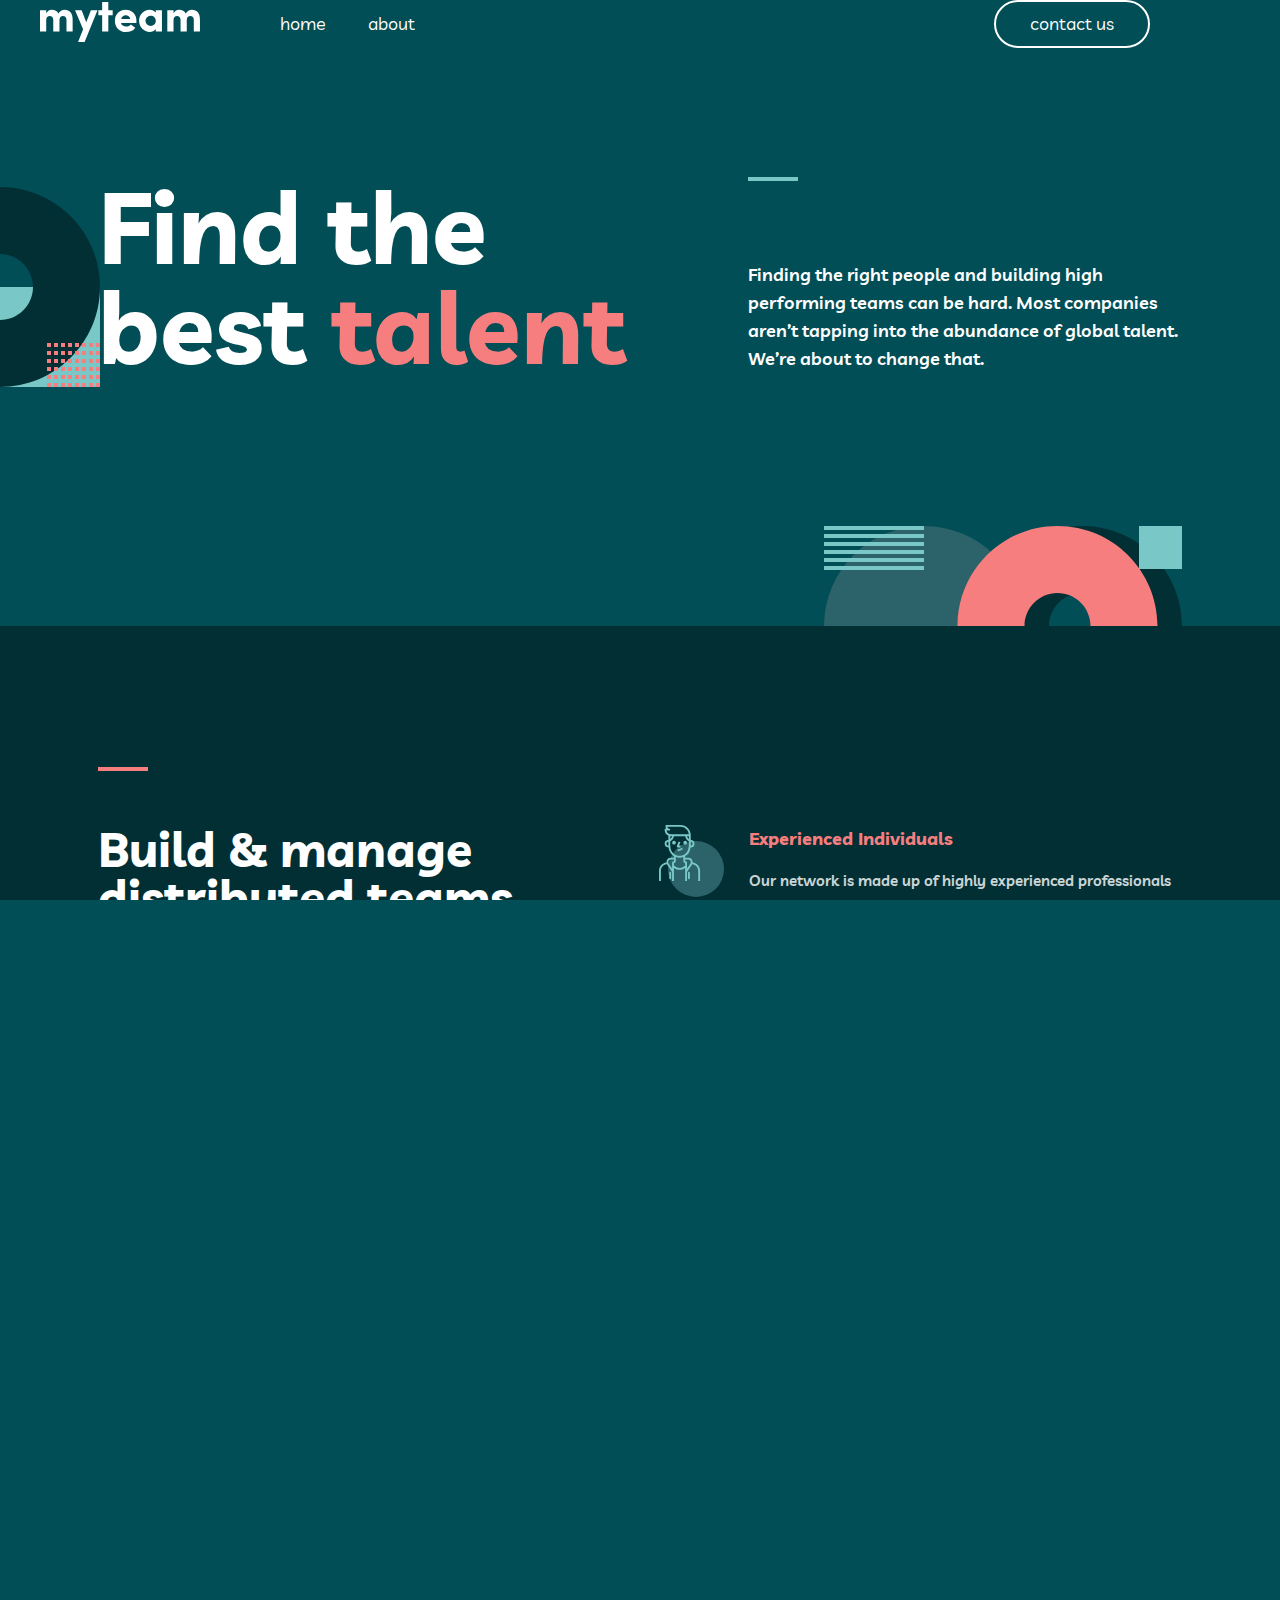
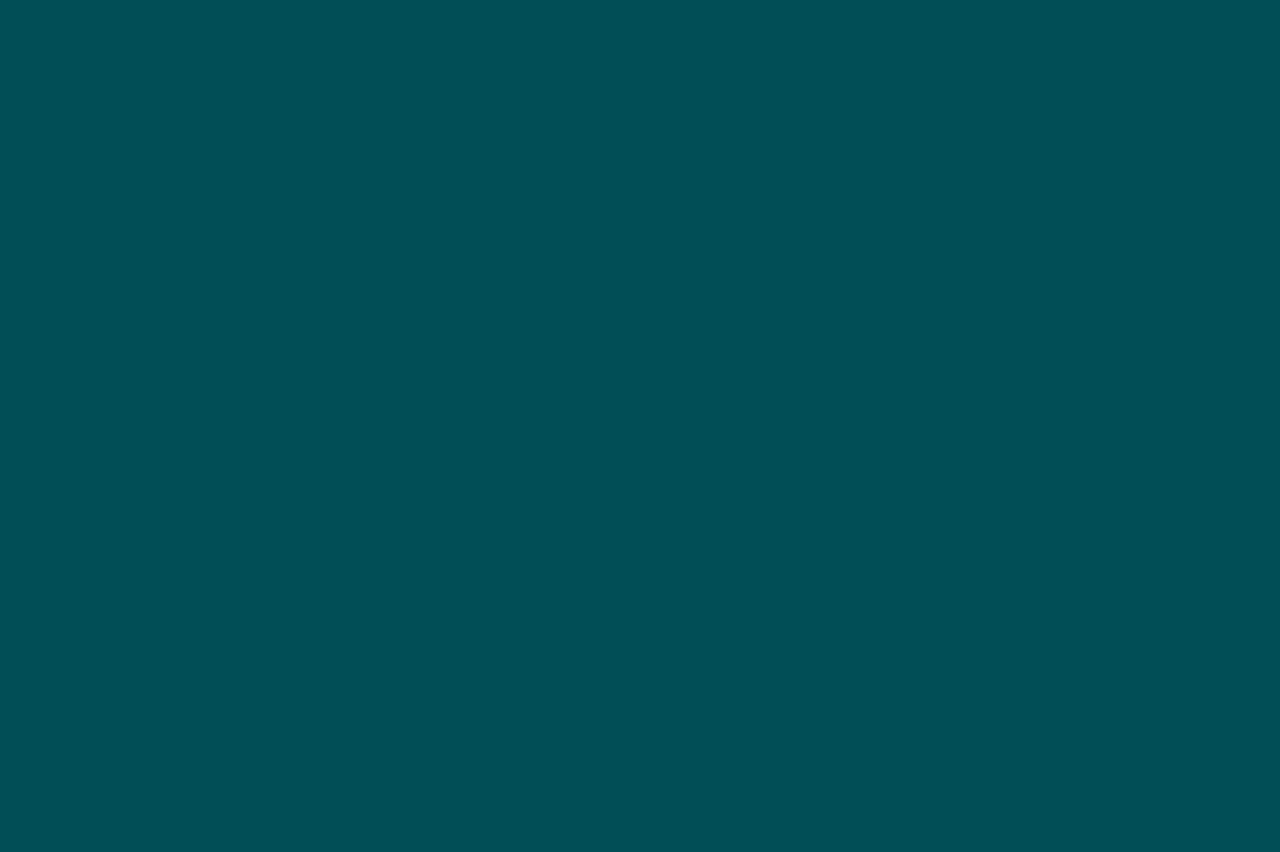
<file: starter-code/index.html>
<!DOCTYPE html>
<html lang="en">
<head>
  <meta charset="UTF-8">
  <meta name="viewport" content="width=device-width, initial-scale=1.0">

  <link rel="icon" type="image/png" sizes="32x32" href="./images/favicon-32x32.png">

  <link href="https://fonts.googleapis.com/css2?family=Livvic:wght@500;600;700&display=swap" rel="stylesheet">

  <link rel="stylesheet" href="scss/normalize.css">
  <link rel="stylesheet" href="scss/reset.local.css">
  <link rel="stylesheet" href="scss/main.css">
  
  <title>Frontend Mentor | myteam website challenge - Homepage</title>
</head>
<body>
  <div class="dim-overlay"></div>
  <header class="container">
    <div class="header-container inner-container-lg">
      <div class="header-inner-container">
        <div class="header-logo-container">
          <a href="index.html"><img class="header-logo" src="images/logo.svg" alt="myteam logo"></a>
          <span class="hamburger" onclick="menuOpen()"></span>
        </div>
        <nav>
          <span class="cross" onclick="menuClose()"></span>
          <ul>
            <div>
              <li><a href="index.html">home</a></li>
              <li><a href="about.html">about</a></li>
            </div>
            <li><a class="btn btn-nav" href="contact.html">contact us</a></li>
          </ul>
        </nav>
      </div>
    </div>
  </header>
  



  <main>

    <div class="landing-container container">
      <div class="inner-container">
        <div class="talent-container">
          <h1>Find the<br /> best <span class="highlight-text">talent</span></h1>
          <p>Finding the right people and building high performing teams can 
            be hard. Most companies aren’t tapping into the abundance of global 
            talent. We’re about to change that.</p>
        </div>
      </div>
    </div>

    <div class="about-container container">
      <div class="inner-container about-inner-container">
        <div class="about-heading-container">
          <h2>Build & manage distributed teams like no one else.</h2>
        </div>
        <div class="about-cards">
          <div class="about-card">
            <img src="images/icon-person.svg" alt="person icon" style="padding: 0 2px 0 5px;">
            <div>
              <h3>Experienced Individuals</h3>
              <p>Our network is made up of highly experienced professionals who are 
                passionate about what they do.</p>
            </div>
          </div>
          <div class="about-card">
            <img src="images/icon-cog.svg" alt="cog icon">
            <div>
              <h3>Easy to Implement</h3>
              <p>Our processes have been refined over years of implementation meaning 
                our teams always deliver.</p>
            </div>
          </div>
          <div class="about-card">
            <img src="images/icon-chart.svg" alt="chart icon">
            <div>
              <h3>Enhanced Productivity</h3>
              <p>Our customized platform with in-built analytics helps you manage your 
                distributed teams.</p>
            </div>

          </div>
        </div>
      </div>
    </div>


    <div class="reviews-main-container container">
      <div class="inner-container">
        <div class="reviews-container">
          <h2>Delivering real results for top companies. Some of our <span>success stories.<span></span></h2>
          <div class="cards-container">
            <div class="review-card">
              <p>“The team perfectly fit the specialized skill set required. They focused 
                on the most essential features helping us launch the platform eight months 
                faster than planned.”</p>
              <h3>Kady Baker</h3>
              <p class="job-title">Product Manager at Bookmark</p>
              <img src="images/avatar-kady.jpg" alt="Kady Baker Avatar">
            </div>
            <div class="review-card">
              <p>“We needed to automate our entire onboarding process. The team came in and 
                built out the whole journey. Since going live, user retention has gone 
                through the roof!”</p>
              <h3>Aiysha Reese</h3>
              <p class="job-title">Founder of Manage</p>
              <img src="images/avatar-aiysha.jpg" alt="Aiysha Reese Avatar">
            </div>
            <div class="review-card">
              <p>“Amazing. Our team helped us build an app that delivered a new experience for 
                hiring a physio. The launch was an instant success with 100k downloads in the 
                first month.”</p>
              <h3>Arthur Clarke</h3>
              <p class="job-title">Co-founder of MyPhysio</p>
              <img src="images/avatar-arthur.jpg" alt="Arthur Clarke Avatar">
            </div>
          </div>
        </div>
      </div>
    </div>


    <div class="start-container container">
      <div class="inner-container start-inner-container">
        <h2>Ready to get started?</h2>
        <a href="contact.html" class="btn btn-primary-dark">contact us</a>
      </div>
    </div>

  </main>






  <footer class="container">
    <div class="footer-main-container inner-container-lg">
      <div class="footer-first-container">
        <div class="nav-container">
          <img src="images/logo.svg" alt="myteam logo">
          <ul class="footer-nav">
            <li><a href="index.html">home</a></li>
            <li><a href="about.html">about</a></li>
          </ul>
        </div>
        <div class="contact-container">
          <address>
            987  Hillcrest Lane<br />
            Irvine, CA<br />
            California 92714
          </address>
          <a href="tel:949-833-7432">Call Us : 949-833-7432</a>
        </div>
      </div>
      <div class="footer-second-container">
        <div class="social-container">
          <a class="facebook" href="#"></a>
          <a class="pinterest" href="#"></a>
          <a class="twitter" href="#"></a>
        </div>
        <div class="copyright-container">
          Copyright 2020. All Rights Reserved
        </div>
      </div>
    </div>
  </footer>

 

   <script src="js/main.js"></script>
  </body>
</html>
</file>
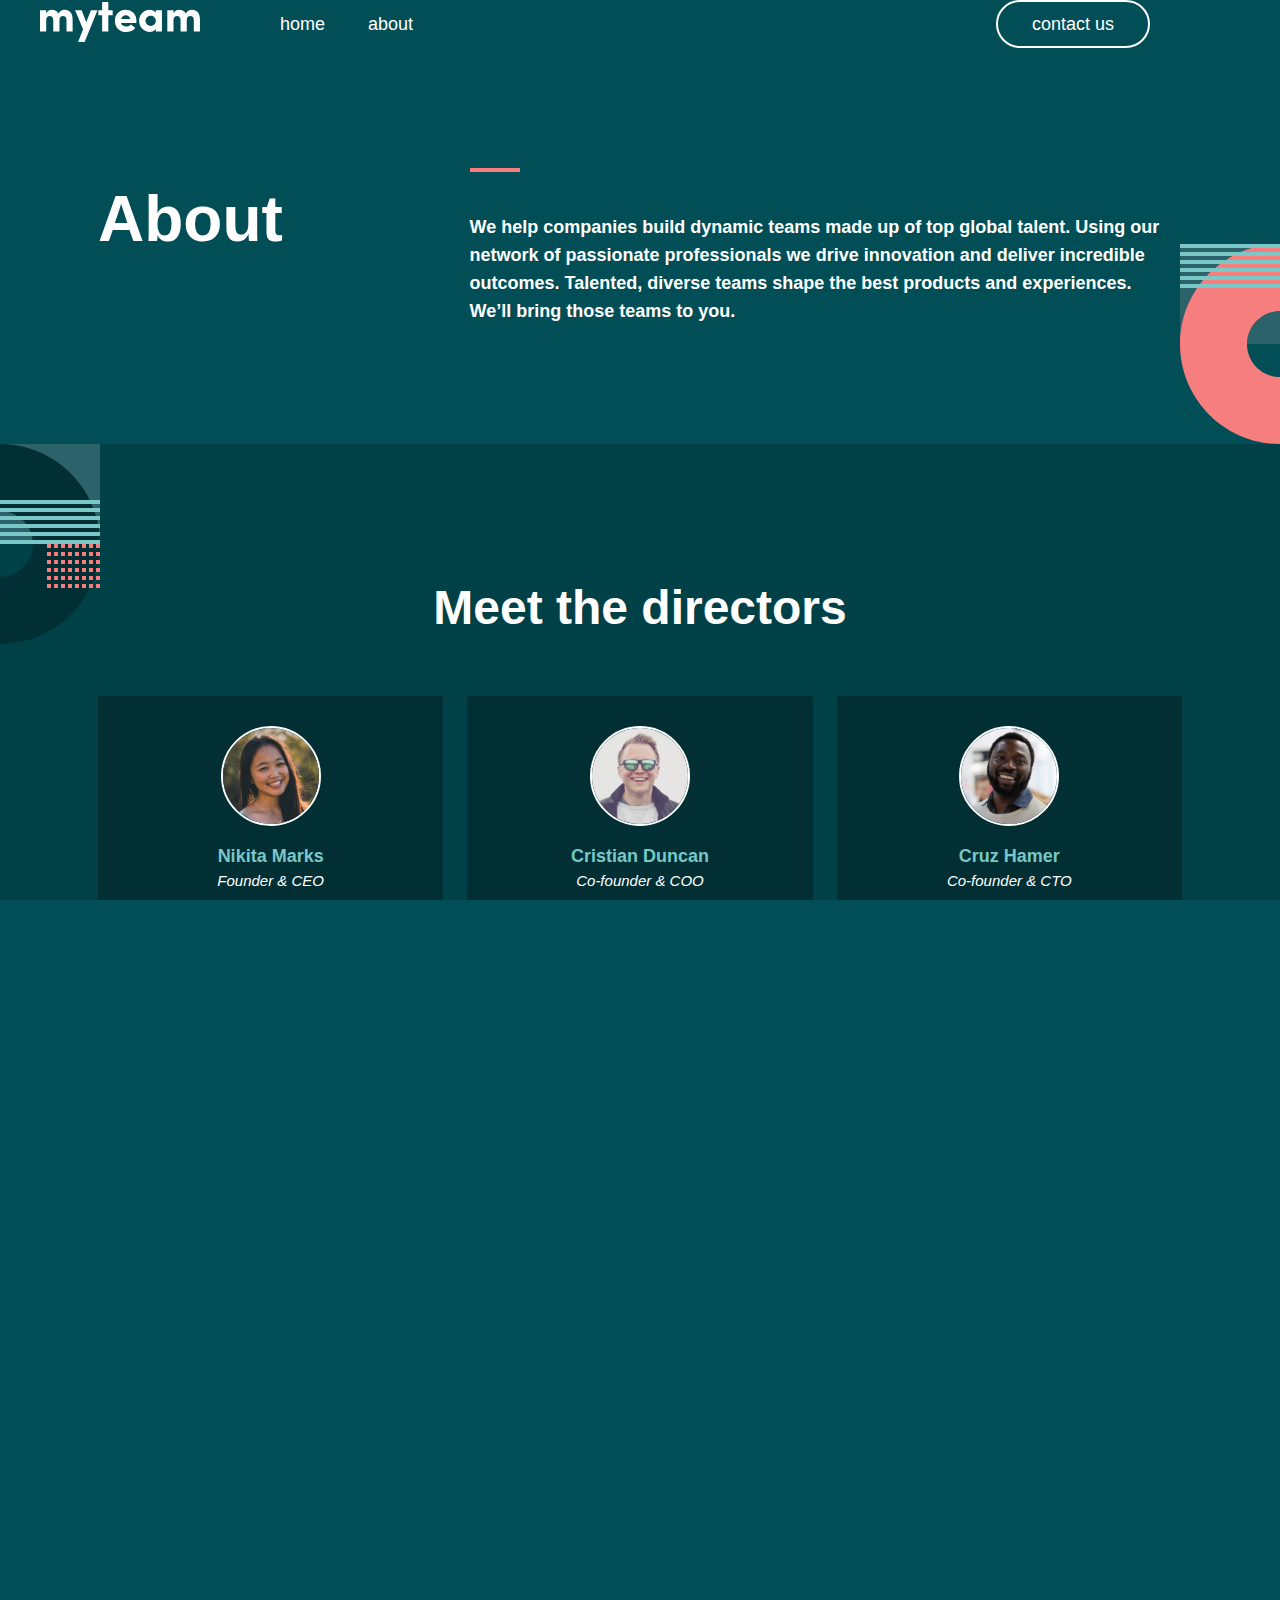
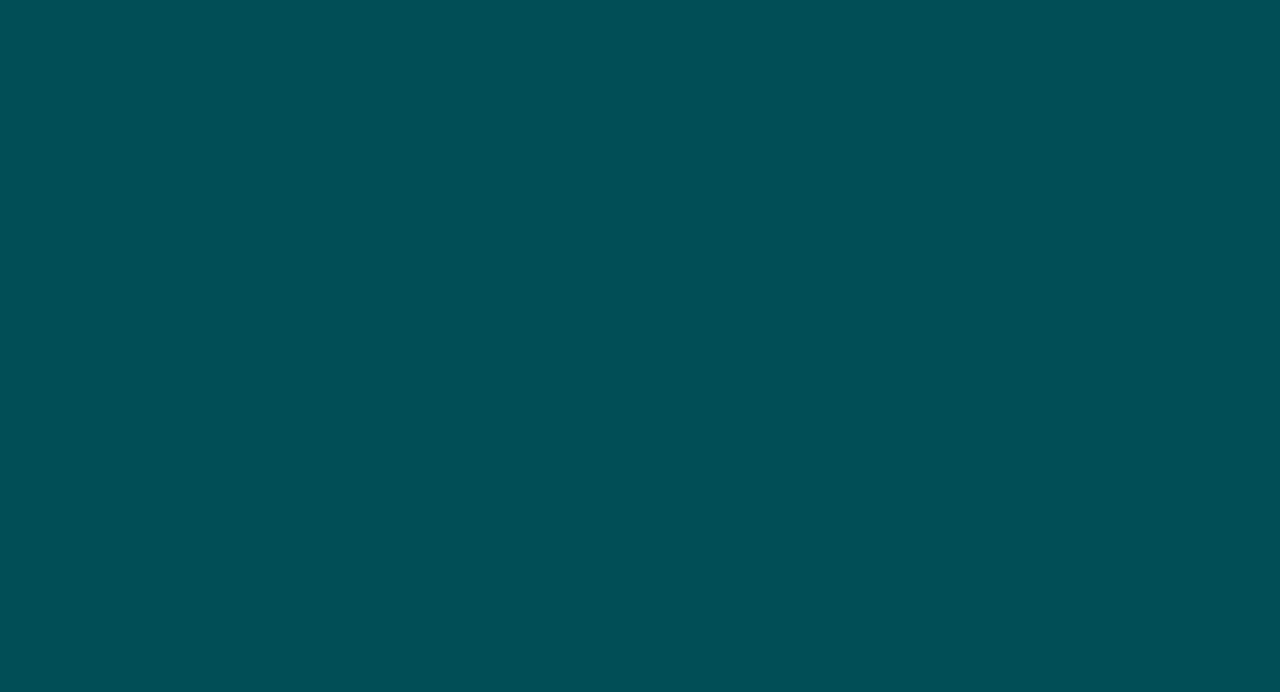
<file: starter-code/about.html>
<!DOCTYPE html>
<html lang="en">
<head>
  <meta charset="UTF-8">
  <meta name="viewport" content="width=device-width, initial-scale=1.0">

  <link rel="icon" type="image/png" sizes="32x32" href="./images/favicon-32x32.png">

  <link rel="stylesheet" href="scss/normalize.css">
  <link rel="stylesheet" href="scss/reset.local.css">
  <link rel="stylesheet" href="scss/main.css">
  
  <title>Frontend Mentor | myteam website challenge - About</title>
</head>
<body>
  <div class="dim-overlay"></div>
  <header class="container">
    <div class="header-container inner-container-lg">
      <div class="header-inner-container">
        <div class="header-logo-container">
          <a href="index.html"><img class="header-logo" src="images/logo.svg" alt="myteam logo"></a>
          <span class="hamburger" onclick="menuOpen()"></span>
        </div>
        <nav>
          <span class="cross" onclick="menuClose()"></span>
          <ul>
            <div>
              <li><a href="index.html">home</a></li>
              <li><a href="about.html">about</a></li>
            </div>
            <li><a class="btn btn-nav" href="contact.html">contact us</a></li>
          </ul>
        </nav>
      </div>
    </div>
  </header>

  <main>
    <div class="about-landing-container container">
      <div class="inner-container">
        <div class="about-content-container">
          <h1>About</h1>
          <p>We help companies build dynamic teams made up of top global talent. 
            Using our network of passionate professionals we drive innovation 
            and deliver incredible outcomes. Talented, diverse teams shape the 
            best products and experiences. We’ll bring those teams to you.</p>
        </div>
      </div>



    </div>

    <div class="directors-container container">
      <div class="inner-container directors-inner-container">
        <h2>Meet the directors</h2>
        <div class="directors-cards">
          <div class="directors-card">
            <div class="card-front">
              <img src="images/avatar-nikita.jpg" alt="Nikita Avatar">
              <h3>Nikita Marks</h3>
              <p class="job-title">Founder & CEO</p>
            </div>
            <div class="card-back">
              <h3>Nikita Marks</h3>
              <p>“It always amazes me how much talent there is in every corner of the globe.”</p>
              <div class=card-social>
                <a href="#" class="card-twitter"><img src="images/icon-twitter.svg" alt="Twitter logo"></a>
                <a href="#" class="card-facebook"><img src="images/icon-linkedin.svg" alt="Linkedin logo"></a>
              </div>
            </div>
            <div class="card-btn"></div>
          </div>
          <div class="directors-card">
            <div class="card-front">
              <img src="images/avatar-christian.jpg" alt="Christian Avatar">
              <h3>Cristian Duncan</h3>
              <p class="job-title">Co-founder & COO</p>
            </div>
            <div class="card-back">
              <h3>Cristian Duncan</h3>
              <p>“Distributed teams required unique processes. You need to approach work in a new way.”</p>
              <div class=card-social>
                <a href="#" class="card-twitter"><img src="images/icon-twitter.svg" alt="Twitter logo"></a>
                <a href="#" class="card-facebook"><img src="images/icon-linkedin.svg" alt="Linkedin logo"></a>
              </div>
            </div>
            <div class="card-btn"></div>
          </div>
          <div class="directors-card">
            <div class="card-front">
              <img src="images/avatar-cruz.jpg" alt="Cruz Avatar">
              <h3>Cruz Hamer</h3>
              <p class="job-title">Co-founder & CTO</p>
            </div>
            <div class="card-back">
              <h3>Cruz Hamer</h3>
              <p>  “Technology is at the forefront of enabling distributed teams. That's where we come in.”
              </p>
              <div class=card-social>
                <a href="#" class="card-twitter"><img src="images/icon-twitter.svg" alt="Twitter logo"></a>
                <a href="#" class="card-facebook"><img src="images/icon-linkedin.svg" alt="Linkedin logo"></a>
              </div>
            </div>
            <div class="card-btn"></div>
          </div>
          <div class="directors-card">
            <div class="card-front">
              <img src="images/avatar-drake.jpg" alt="Christian Avatar">
              <h3>Drake Heaton</h3>
              <p class="job-title">Business Development Lead</p>
            </div>
            <div class="card-back">
              <h3>Drake Heaton</h3>
              <p>  “Hiring similar people from similar backgrounds is a surefire way to stunt innovation.”
              </p>
              <div class=card-social>
                <a href="#" class="card-twitter"><img src="images/icon-twitter.svg" alt="Twitter logo"></a>
                <a href="#" class="card-facebook"><img src="images/icon-linkedin.svg" alt="Linkedin logo"></a>
              </div>
            </div>
            <div class="card-btn"></div>
          </div>
          <div class="directors-card">
            <div class="card-front">
              <img src="images/avatar-griffin.jpg" alt="Griffin Avatar">
              <h3>Griffin Wise</h3>
              <p class="job-title">Lead Marketing</p>
            </div>
            <div class="card-back">
              <h3>Griffin Wise</h3>
              <p>“Unique perspectives shape unique products, which is what you need to survive these days.”
              </p>
              <div class=card-social>
                <a href="#" class="card-twitter"><img src="images/icon-twitter.svg" alt="Twitter logo"></a>
                <a href="#" class="card-facebook"><img src="images/icon-linkedin.svg" alt="Linkedin logo"></a>
              </div>
            </div>
            <div class="card-btn"></div>
          </div>
          <div class="directors-card">
            <div class="card-front">
              <img src="images/avatar-aden.jpg" alt="Aden Avatar">
              <h3>Aden Allan</h3>
              <p class="job-title">  Head of Talent</p>
            </div>
            <div class="card-back">
              <h3>Aden Allan</h3>
              <p>  “Empowered teams create truly amazing products. Set the north star and let them follow it.”
              </p>
              <div class=card-social>
                <a href="#" class="card-twitter"><img src="images/icon-twitter.svg" alt="Twitter logo"></a>
                <a href="#" class="card-facebook"><img src="images/icon-linkedin.svg" alt="Linkedin logo"></a>
              </div>
            </div>
            <div class="card-btn"></div>
          </div>
        </div>

      </div>
    </div>

    <div class="clients-container container">
      <div class="inner-container-lg">
        <h2>Some of our clients</h2>
        <div class="logo-container">
          <a href="#"><img src="images/logo-the-verge.png" alt="The Verge logo"></a>
          <a href="#"><img src="images/logo-jakarta-post.png" alt="The Jakarta Post logo"></a>
          <a href="#"><img src="images/logo-the-guardian.png" alt="The Guardian logo"></a>
          <a href="#"><img src="images/logo-tech-radar.png" alt="Tech Radar logo"></a>
          <a href="#"><img src="images/logo-gadgets-now.png" alt="Gadgets Now logo"></a>
        </div>
      </div>
    </div>
  

    <div class="start-container container">
      <div class="inner-container start-inner-container">
        <h2>Ready to get started?</h2>
        <a href="contact.html" class="btn btn-primary-dark">contact us</a>
      </div>
    </div>
  </main>




  


  <footer class="container">
    <div class="footer-main-container inner-container-lg">
      <div class="footer-first-container">
        <div class="nav-container">
          <img src="images/logo.svg" alt="myteam logo">
          <ul class="footer-nav">
            <li><a href="index.html">home</a></li>
            <li><a href="about.html">about</a></li>
          </ul>
        </div>
        <div class="contact-container">
          <address>
            987  Hillcrest Lane<br />
            Irvine, CA<br />
            California 92714
          </address>
          <a href="tel:949-833-7432">Call Us : 949-833-7432</a>
        </div>
      </div>
      <div class="footer-second-container">
        <div class="social-container">
          <a class="facebook" href="#"></a>
          <a class="pinterest" href="#"></a>
          <a class="twitter" href="#"></a>
        </div>
        <div class="copyright-container">
          Copyright 2020. All Rights Reserved
        </div>
      </div>
    </div>
  </footer>
  
  

  
  

  

  <script src="js/main.js"></script>
  
</body>
</html>
</file>
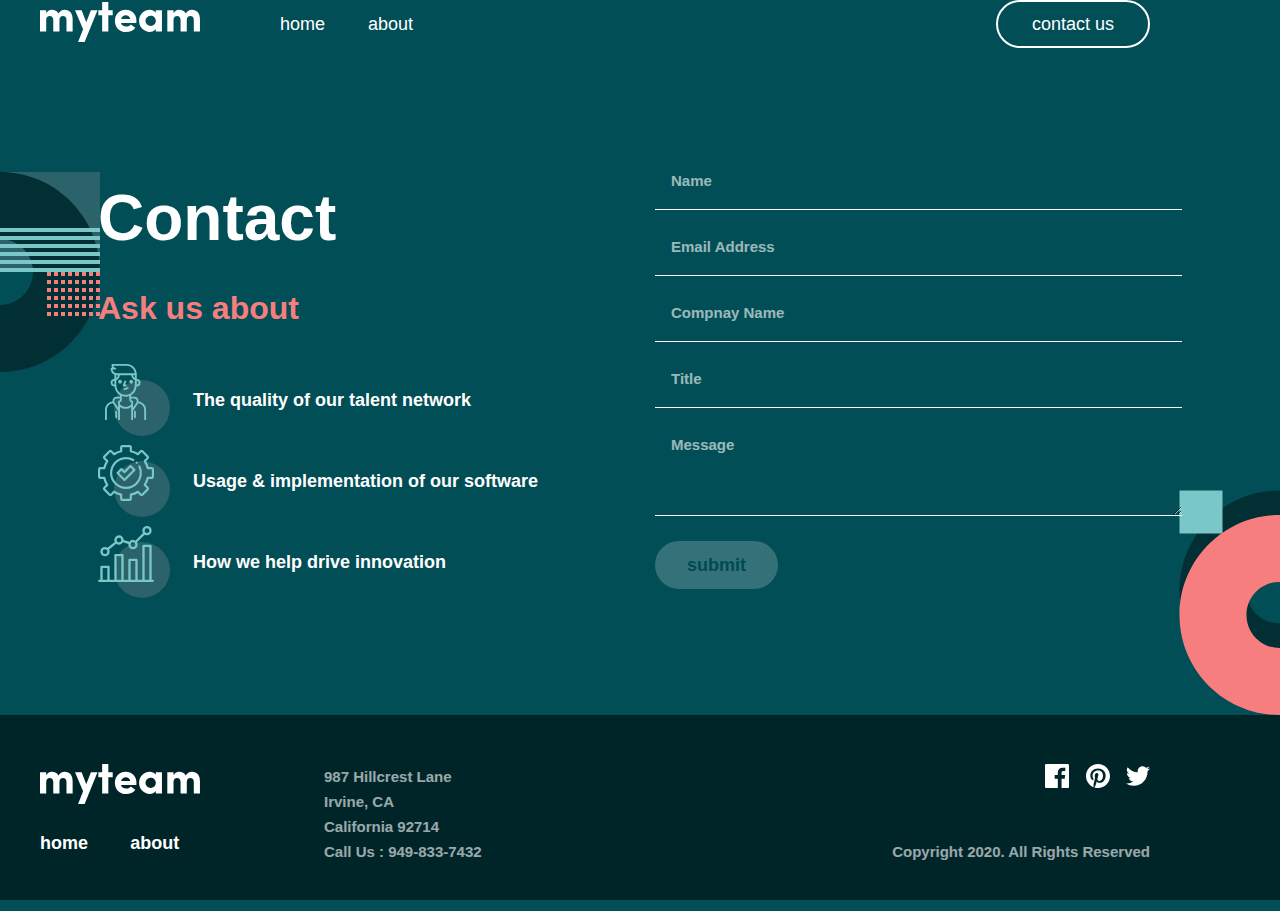
<file: starter-code/contact.html>
<!DOCTYPE html>
<html lang="en">
<head>
  <meta charset="UTF-8">
  <meta name="viewport" content="width=device-width, initial-scale=1.0">

  <link rel="icon" type="image/png" sizes="32x32" href="./images/favicon-32x32.png">

  <link rel="stylesheet" href="scss/normalize.css">
  <link rel="stylesheet" href="scss/reset.local.css">
  <link rel="stylesheet" href="scss/main.css">
  
  <title>Frontend Mentor | myteam website challenge - Contact</title>
</head>
<body>
  <div class="dim-overlay"></div>
  <header class="container">
    <div class="header-container inner-container-lg">
      <div class="header-inner-container">
        <div class="header-logo-container">
          <a href="index.html"><img class="header-logo" src="images/logo.svg" alt="myteam logo"></a>
          <span class="hamburger" onclick="menuOpen()"></span>
        </div>
        <nav>
          <span class="cross" onclick="menuClose()"></span>
          <ul>
            <div>
              <li><a href="index.html">home</a></li>
              <li><a href="about.html">about</a></li>
            </div>
            <li><a class="btn btn-nav" href="contact.html">contact us</a></li>
          </ul>
        </nav>
      </div>
    </div>
  </header>
  <main>
    <div class="contact-main-container container">
      <div class="contact-inner-container inner-container">
        <div class="left-contact-container">
          <h1>Contact</h1>
          <h2>Ask us about</h2>
          <div class="contact-card">
            <img src="images/icon-person.svg" alt="Person icon">
            <p>The quality of our talent network</p>
          </div>
          <div class="contact-card">
            <img src="images/icon-cog.svg" alt="Cog icon">
            <p>Usage & implementation of our software</p>
          </div>
          <div class="contact-card">
            <img src="images/icon-chart.svg" alt="Chart icon">
            <p>How we help drive innovation</p>
          </div>
        </div>
        <div class="right-contact-container">
          <form action="">
            <div>
              <input type="text" name="user-name" placeholder="Name" aria-label="User Name" required onfocusout="inputValidate(event)">
              <div class="invalid-feedback">
                This field is required
              </div>
            </div>
            <div>
              <input type="email" name="user-email" placeholder="Email Address" area-label="User Email" required onfocusout="inputValidate(event)">
              <div class="invalid-feedback">
                This field is required
              </div>
              <div class="invalid-email">
                Please enter a valid email address
              </div>
            </div>
            <input type="text" name=company-name placeholder="Compnay Name" area-label="Company Name">
            <div>
              <input type="text" name="message-title" placeholder="Title" aria-label = "Message Title" required onfocusout="inputValidate(event)">
              <div class="invalid-feedback">
                This field is required
              </div>
            </div>
            <div>
              <textarea name="message-text" id="" rows="3" placeholder="Message" aria-label="message" required required onfocusout="inputValidate(event)"></textarea>
              <div class="invalid-feedback">
                This field is required
              </div>
            </div>
            <button type="submit" class="btn btn-secondary-light disabled">submit</button>
          </form>

        </div>

      </div>


    </div>


  </main>


  <footer class="container">
    <div class="footer-main-container inner-container-lg">
      <div class="footer-first-container">
        <div class="nav-container">
          <img src="images/logo.svg" alt="myteam logo">
          <ul class="footer-nav">
            <li><a href="index.html">home</a></li>
            <li><a href="about.html">about</a></li>
          </ul>
        </div>
        <div class="contact-container">
          <address>
            987  Hillcrest Lane<br />
            Irvine, CA<br />
            California 92714
          </address>
          <a href="tel:949-833-7432">Call Us : 949-833-7432</a>
        </div>
      </div>
      <div class="footer-second-container">
        <div class="social-container">
          <a class="facebook" href="#"></a>
          <a class="pinterest" href="#"></a>
          <a class="twitter" href="#"></a>
        </div>
        <div class="copyright-container">
          Copyright 2020. All Rights Reserved
        </div>
      </div>
    </div>
  </footer>
  <script src="js/main.js"></script>
  <script src="js/contact.js"></script>
  
</body>
</html>
</file>
<file: starter-code/scss/main.css>
html,
body {
  overflow-x: hidden;
  height: 100%;
}

body {
  font-family: 'Livvic', sans-serif;
  background: #014e56;
  margin: 0;
  display: -webkit-box;
  display: -ms-flexbox;
  display: flex;
  -webkit-box-orient: vertical;
  -webkit-box-direction: normal;
      -ms-flex-direction: column;
          flex-direction: column;
  color: white;
  text-align: center;
}

h1 {
  font-size: 40px;
  font-weight: bold;
  line-height: 40px;
  padding: 5px 0;
}

h2 {
  font-size: 32px;
  font-weight: bold;
  line-height: 32px;
}

h3 {
  font-size: 18px;
  font-weight: bold;
  line-height: 28px;
}

p {
  padding: 6px 0;
}

.container {
  width: 100%;
}

.container .inner-container,
.container .inner-container-lg {
  max-width: 1110px;
  margin: auto 24px;
}

.font-body-1, .btn.btn-secondary-light, main .start-container a, main .contact-main-container .left-contact-container .contact-card p {
  font-weight: 600;
  font-size: 18px;
  line-height: 28px;
}

.font-body-2, p, main .right-contact-container form input,
main .right-contact-container form textarea, footer .footer-main-container .footer-first-container .nav-container ul, footer .footer-main-container .footer-first-container .contact-container address,
footer .footer-main-container .footer-first-container .contact-container a, footer .footer-main-container .footer-second-container .copyright-container {
  font-weight: 600;
  font-size: 15px;
  line-height: 25px;
}

.background-images, main .landing-container, main .about-container, main .reviews-main-container, main .start-container, main .about-landing-container, main .directors-container, main .directors-container .directors-inner-container .directors-cards .directors-card .card-btn, main .clients-container, main .contact-main-container {
  background-repeat: no-repeat;
  background-size: initial;
}

.flex-row-vcenter, header .header-container, header .header-container .header-inner-container .header-logo-container, main .contact-main-container .left-contact-container .contact-card {
  display: -webkit-box;
  display: -ms-flexbox;
  display: flex;
  -webkit-box-orient: horizontal;
  -webkit-box-direction: normal;
      -ms-flex-direction: row;
          flex-direction: row;
  -webkit-box-align: center;
      -ms-flex-align: center;
          align-items: center;
}

.btn {
  display: inline-block;
  border-width: 2px;
  border-radius: 24px;
  border-style: solid;
  padding: 8px 31px;
}

.btn.btn-nav {
  border-color: white;
  padding: 8px 34px;
}

.btn.btn-nav:hover {
  background-color: white;
  color: #002529;
  font-weight: 600;
}

.btn.btn-primary-light {
  color: white;
}

.btn.btn-primary-dark {
  color: #012f34;
  border-color: #012f34;
}

.btn.btn-primary-dark:hover {
  color: white;
  background-color: #012f34;
}

.btn.btn-secondary-light {
  background-color: white;
  color: black;
  border: none;
  color: #004047;
  padding: 10px 32px;
}

.btn.btn-secondary-light:hover {
  background-color: #79c8c7;
}

.btn.btn-secondary-light.disabled {
  opacity: 0.2;
  cursor: none;
}

.btn.btn-secondary-light.disabled:hover {
  background-color: white;
}

.highlight-text {
  color: #f67e7e;
}

.dim-overlay {
  background-color: black;
  opacity: 0;
  width: 100vw;
  height: 100vh;
  position: absolute;
  left: 0;
  top: 0;
  z-index: 1000;
  -webkit-transition: opacity 0.2s ease-in;
  transition: opacity 0.2s ease-in;
  pointer-events: none;
}

.dim-overlay.open {
  opacity: 0.5;
}

header {
  height: 80px;
}

header .header-container {
  position: relative;
  -webkit-box-align: end;
      -ms-flex-align: end;
          align-items: flex-end;
  height: 100%;
}

header .header-container .header-inner-container {
  width: 100%;
}

header .header-container .header-inner-container .header-logo-container {
  width: 100%;
  -webkit-box-pack: justify;
      -ms-flex-pack: justify;
          justify-content: space-between;
}

header .header-container .header-inner-container .header-logo-container .header-logo {
  height: 32px;
}

header .header-container .header-inner-container .header-logo-container .hamburger {
  display: inline-block;
  width: 20px;
  height: 17px;
  background: url("../images/icon-hamburger.svg");
}

header .header-container nav {
  position: absolute;
  top: 0;
  right: -280px;
  height: 100vh;
  width: 255px;
  background-color: #2c6269;
  background-image: url("../images/bg-pattern-about-1-mobile-nav-1.svg");
  background-repeat: no-repeat;
  background-position: right -100px bottom;
  -webkit-transition: right 0.2s ease-in;
  transition: right 0.2s ease-in;
  z-index: 1010;
  font-size: 18px;
  line-height: 28px;
}

header .header-container nav.open {
  right: -25px;
}

header .header-container nav .cross {
  position: absolute;
  right: 26px;
  top: 56px;
  display: inline-block;
  height: 18px;
  width: 18px;
  background: url("../images/icon-close.svg");
}

header .header-container nav ul {
  list-style: none;
  margin: 0;
  padding-top: 86px;
  padding-left: 48px;
}

header .header-container nav ul div li {
  margin-top: 24px;
}

header .header-container nav ul div li:first-of-type {
  margin-top: 27px;
}

header .header-container nav ul li {
  text-align: left;
  margin-top: 35px;
}

header .header-container nav ul li a {
  color: white;
  text-decoration: none;
}

header .header-container nav ul li a:hover {
  color: #f67e7e;
}

main {
  -webkit-box-flex: 1;
      -ms-flex: 1 0 auto;
          flex: 1 0 auto;
}

main .landing-container {
  padding: 75px 0 190px;
  background-image: url("../images/bg-pattern-home-2.svg");
  background-position: bottom;
}

main .landing-container .talent-container p {
  margin-top: 8px;
  line-height: 28px;
}

main .about-container {
  background-color: #012f34;
  background-image: url("../images/bg-pattern-home-3.svg");
  background-position: top right -100px;
  padding: 64px 0 59px;
}

main .about-container .about-heading-container {
  width: calc(100vw - 135px);
}

main .about-container .about-heading-container::before {
  content: "";
  display: block;
  height: 4px;
  width: 50px;
  background-color: #f67e7e;
}

main .about-container .about-heading-container h2 {
  text-align: left;
  margin-top: 32px;
}

main .about-container .about-cards {
  margin-top: 56px;
}

main .about-container .about-cards .about-card {
  margin-top: 42px;
}

main .about-container .about-cards .about-card h3 {
  color: #f67e7e;
  margin-top: 15px;
}

main .about-container .about-cards .about-card p {
  opacity: 0.8;
}

main .reviews-main-container {
  padding: 140px 0 124px;
  background-color: #004047;
  background-image: url("../images/bg-pattern-home-4-about-3.svg"), url("../images/bg-pattern-home-5.svg");
  background-position: top left, bottom right;
}

main .reviews-main-container .reviews-container h2 span {
  color: #79c8c7;
}

main .reviews-main-container .reviews-container .review-card {
  margin-bottom: 35px;
  padding: 44px 0 0;
}

main .reviews-main-container .reviews-container .review-card:first-of-type {
  margin-top: 40px;
}

main .reviews-main-container .reviews-container .review-card h3 {
  color: #79c8c7;
  margin-top: 17px;
}

main .reviews-main-container .reviews-container .review-card p {
  padding: 0;
}

main .reviews-main-container .reviews-container .review-card .job-title {
  font-size: 13px;
  font-weight: 500;
  font-style: italic;
  margin-top: 1px;
  line-height: 18px;
}

main .reviews-main-container .reviews-container .review-card img {
  width: 66px;
  height: 66px;
  border: 2px solid white;
  border-radius: 50%;
  margin-top: 14px;
}

main .start-container {
  padding: 83px 0;
  background-color: #f67e7e;
  background-image: url("../images/bg-pattern-home-6-about-5.svg");
  background-position: bottom -22px left;
}

main .start-container h2 {
  color: #012f34;
}

main .start-container a {
  margin-top: 24px;
}

main .about-landing-container {
  padding: 75px 0 100px;
  background-image: url("../images/bg-pattern-about-1-mobile-nav-1.svg");
  background-position: bottom -100px right -100px;
}

main .about-landing-container p {
  margin-top: 7px;
  line-height: 28px;
}

main .directors-container {
  padding: 88px 0 116px;
  background-color: #004047;
  background-image: url("../images/bg-pattern-about-2-contact-1.svg"), url("../images/bg-pattern-home-4-about-3.svg");
  background-position: top -100px left -100px, bottom right;
}

main .directors-container .directors-inner-container .directors-cards .directors-card {
  margin: 52px auto 0;
  height: 253px;
  max-width: 310px;
  position: relative;
}

main .directors-container .directors-inner-container .directors-cards .directors-card:first-of-type {
  margin-top: 48px;
}

main .directors-container .directors-inner-container .directors-cards .directors-card h3 {
  color: #79c8c7;
}

main .directors-container .directors-inner-container .directors-cards .directors-card .card-front {
  padding: 30px 45px 69px;
  width: 100%;
  height: 100%;
  background-color: #012f34;
}

main .directors-container .directors-inner-container .directors-cards .directors-card .card-front h3 {
  margin-top: 12px;
}

main .directors-container .directors-inner-container .directors-cards .directors-card .card-front img {
  width: 100px;
  height: 100px;
  border: 2px solid white;
  border-radius: 50%;
}

main .directors-container .directors-inner-container .directors-cards .directors-card .card-front .job-title {
  font-style: italic;
  font-weight: 500;
  padding-top: 0;
  margin-top: -2px;
}

main .directors-container .directors-inner-container .directors-cards .directors-card .card-back {
  background-color: #002529;
  padding: 36px 45px 53px;
  position: absolute;
  top: 0;
  left: 0;
  bottom: 0;
  right: 0;
  opacity: 0;
  -webkit-transition: opacity 0.5s ease-in-out;
  transition: opacity 0.5s ease-in-out;
}

main .directors-container .directors-inner-container .directors-cards .directors-card .card-back p {
  margin-top: 1px;
}

main .directors-container .directors-inner-container .directors-cards .directors-card .card-back .card-social {
  margin-top: 18px;
}

main .directors-container .directors-inner-container .directors-cards .directors-card .card-back .card-social a:first-of-type {
  margin-right: 14px;
}

main .directors-container .directors-inner-container .directors-cards .directors-card .card-btn {
  width: 56px;
  height: 56px;
  border-radius: 50%;
  background-color: #f67e7e;
  position: absolute;
  left: calc(50% - 28px);
  bottom: -28px;
  background-image: url("../images/icon-cross.svg");
  background-position: center;
  cursor: pointer;
  -webkit-transition: opacity 0.5s ease-in-out, -webkit-transform 0.5s ease-in-out;
  transition: opacity 0.5s ease-in-out, -webkit-transform 0.5s ease-in-out;
  transition: opacity 0.5s ease-in-out, transform 0.5s ease-in-out;
  transition: opacity 0.5s ease-in-out, transform 0.5s ease-in-out, -webkit-transform 0.5s ease-in-out;
}

main .directors-container .directors-inner-container .directors-cards .directors-card .card-btn:hover {
  background-color: #79c8c7;
}

main .directors-container .directors-inner-container .directors-cards .directors-card.open .card-back {
  opacity: 1;
}

main .directors-container .directors-inner-container .directors-cards .directors-card.open .card-btn {
  -webkit-transform: rotate(45deg);
          transform: rotate(45deg);
  background-color: #79c8c7;
}

main .directors-container .directors-inner-container .directors-cards .directors-card.open .card-btn:hover {
  background-color: #f67e7e;
}

main .clients-container {
  padding: 88px 0 60px;
  background-color: #012f34;
  background-image: url("../images/bg-pattern-about-4.svg");
  background-position: top -100px left -100px;
}

main .clients-container .logo-container {
  display: -webkit-box;
  display: -ms-flexbox;
  display: flex;
  -webkit-box-orient: vertical;
  -webkit-box-direction: normal;
      -ms-flex-direction: column;
          flex-direction: column;
  width: 100%;
  margin: auto;
  margin-top: 20px;
}

main .clients-container .logo-container a {
  margin-top: 28px;
  text-align: left;
  display: -webkit-box;
  display: -ms-flexbox;
  display: flex;
  -webkit-box-pack: center;
      -ms-flex-pack: center;
          justify-content: center;
}

main .clients-container .logo-container a img {
  -webkit-transform: scale(0.45);
          transform: scale(0.45);
}

main .clients-container .logo-container a:last-of-type {
  margin-top: 17px;
}

main .contact-main-container {
  background-color: #014e56;
  background-image: url("../images/bg-pattern-contact-2.svg");
  background-position: bottom -113px right -100px;
  padding: 75px 0 157px;
}

main .contact-main-container .left-contact-container h2 {
  color: #f67e7e;
  margin-top: 20px;
}

main .contact-main-container .left-contact-container .contact-card {
  margin-top: 24px;
}

main .contact-main-container .left-contact-container .contact-card img {
  margin-right: 23px;
}

main .contact-main-container .left-contact-container .contact-card:first-of-type {
  margin-top: 47px;
}

main .contact-main-container .left-contact-container .contact-card:first-of-type img {
  padding-left: 7px;
}

main .contact-main-container .left-contact-container .contact-card p {
  font-weight: 700;
  text-align: left;
}

main .right-contact-container form {
  margin-top: 31px;
}

main .right-contact-container form input,
main .right-contact-container form textarea {
  color: white;
  background: transparent;
  border: none;
  border-bottom: 1px solid white;
  width: 100%;
  padding: 16px;
  margin-top: 8px;
  outline: none;
  cursor: pointer;
}

main .right-contact-container form input::-webkit-input-placeholder,
main .right-contact-container form textarea::-webkit-input-placeholder {
  color: white;
  opacity: 0.6;
}

main .right-contact-container form input:-ms-input-placeholder,
main .right-contact-container form textarea:-ms-input-placeholder {
  color: white;
  opacity: 0.6;
}

main .right-contact-container form input::-ms-input-placeholder,
main .right-contact-container form textarea::-ms-input-placeholder {
  color: white;
  opacity: 0.6;
}

main .right-contact-container form input::placeholder,
main .right-contact-container form textarea::placeholder {
  color: white;
  opacity: 0.6;
}

main .right-contact-container form textarea {
  padding-bottom: 8px;
  resize: vertical;
}

main .right-contact-container form .invalid-feedback,
main .right-contact-container form .invalid-email {
  display: none;
  font-size: 10px;
  font-weight: 700;
  font-style: italic;
  line-height: 13px;
  color: #f67e7e;
  text-align: left;
  padding: 8px 16px 0;
}

main .right-contact-container form .invalid input,
main .right-contact-container form .invalid textarea {
  border-color: #f67e7e;
}

main .right-contact-container form .invalid input::-webkit-input-placeholder,
main .right-contact-container form .invalid textarea::-webkit-input-placeholder {
  color: #f67e7e;
}

main .right-contact-container form .invalid input:-ms-input-placeholder,
main .right-contact-container form .invalid textarea:-ms-input-placeholder {
  color: #f67e7e;
}

main .right-contact-container form .invalid input::-ms-input-placeholder,
main .right-contact-container form .invalid textarea::-ms-input-placeholder {
  color: #f67e7e;
}

main .right-contact-container form .invalid input::placeholder,
main .right-contact-container form .invalid textarea::placeholder {
  color: #f67e7e;
}

main .right-contact-container form .invalid .invalid-feedback {
  display: block;
}

main .right-contact-container form .valid input,
main .right-contact-container form .valid textarea {
  border-color: #79c8c7;
}

main .right-contact-container form button {
  outline: none;
  margin-top: 21px;
  float: left;
}

main .right-contact-container form .pattern-invalid input {
  border-color: #f67e7e;
  color: #f67e7e;
}

main .right-contact-container form .pattern-invalid input::-webkit-input-placeholder {
  color: #f67e7e;
}

main .right-contact-container form .pattern-invalid input:-ms-input-placeholder {
  color: #f67e7e;
}

main .right-contact-container form .pattern-invalid input::-ms-input-placeholder {
  color: #f67e7e;
}

main .right-contact-container form .pattern-invalid input::placeholder {
  color: #f67e7e;
}

main .right-contact-container form .pattern-invalid .invalid-email {
  display: block;
}

footer {
  background: #002529;
  color: white;
  padding: 66px 0 64px;
  -ms-flex-negative: 0;
      flex-shrink: 0;
}

footer .footer-main-container {
  text-align: center;
}

footer .footer-main-container .footer-first-container .nav-container img {
  width: 96px;
}

footer .footer-main-container .footer-first-container .nav-container ul {
  margin: 24px 0 0;
  list-style: none;
  padding: 0;
  line-height: 19px;
}

footer .footer-main-container .footer-first-container .nav-container ul li {
  display: inline-block;
  margin: auto 11px;
}

footer .footer-main-container .footer-first-container .nav-container ul li a {
  text-decoration: none;
  display: inline-block;
  color: white;
}

footer .footer-main-container .footer-first-container .nav-container ul li a:hover {
  color: #f67e7e;
}

footer .footer-main-container .footer-first-container .contact-container {
  margin-top: 27px;
}

footer .footer-main-container .footer-first-container .contact-container address,
footer .footer-main-container .footer-first-container .contact-container a {
  font-size: 15px;
  font-weight: 600;
  line-height: 25px;
  font-style: normal;
  opacity: 0.6;
}

footer .footer-main-container .footer-first-container .contact-container a {
  color: white;
  text-decoration: none;
}

footer .footer-main-container .footer-second-container .social-container {
  margin-top: 40px;
}

footer .footer-main-container .footer-second-container .social-container a {
  display: inline-block;
  width: 24px;
  height: 24px;
  background-repeat: no-repeat;
  background-position: center;
  background-size: initial;
  margin: auto 6px;
}

footer .footer-main-container .footer-second-container .social-container a.facebook {
  background-image: url("../images/icon-facebook.svg");
}

footer .footer-main-container .footer-second-container .social-container a.pinterest {
  background-image: url("../images/icon-pinterest.svg");
}

footer .footer-main-container .footer-second-container .social-container a.twitter {
  background-image: url("../images/icon-twitter.svg");
}

footer .footer-main-container .footer-second-container .copyright-container {
  margin-top: 13px;
  opacity: 0.6;
}

@media (min-width: 768px) {
  h1 {
    font-size: 64px;
    font-weight: bold;
    line-height: 56px;
  }
  .container .inner-container {
    margin: auto 98px;
  }
  .container .inner-container-lg {
    margin: auto 40px;
  }
  .flex-row-vcenter-m, header .header-container .header-inner-container, main .about-container .about-cards .about-card, main .start-container .start-inner-container, main .clients-container .logo-container, footer .footer-main-container .footer-first-container, footer .footer-main-container .footer-second-container {
    display: -webkit-box;
    display: -ms-flexbox;
    display: flex;
    -webkit-box-orient: horizontal;
    -webkit-box-direction: normal;
        -ms-flex-direction: row;
            flex-direction: row;
    -webkit-box-align: center;
        -ms-flex-align: center;
            align-items: center;
  }
  .dim-overlay {
    display: none;
  }
  header {
    height: 113px;
  }
  header .header-container .header-inner-container .header-logo-container {
    width: auto;
  }
  header .header-container .header-inner-container .header-logo-container .hamburger {
    display: none;
  }
  header .header-container .header-inner-container nav {
    position: static;
    -webkit-box-flex: 1;
        -ms-flex-positive: 1;
            flex-grow: 1;
    height: 48px;
    width: auto;
    margin: auto 0;
    background: transparent;
  }
  header .header-container .header-inner-container nav .cross {
    display: none;
  }
  header .header-container .header-inner-container nav ul {
    display: -webkit-box;
    display: -ms-flexbox;
    display: flex;
    -webkit-box-align: center;
        -ms-flex-align: center;
            align-items: center;
    -webkit-box-pack: justify;
        -ms-flex-pack: justify;
            justify-content: space-between;
    padding-top: 0;
    width: 100%;
    height: auto;
    margin: auto;
  }
  header .header-container .header-inner-container nav ul div li:first-of-type {
    margin-top: 0;
  }
  header .header-container .header-inner-container nav ul li {
    display: inline-block;
    margin-right: 38px;
    margin-top: 0;
  }
  header .header-container .header-inner-container nav ul li:last-of-type {
    margin-right: 0;
  }
  main .landing-container {
    padding: 107px 0 248px;
  }
  main .landing-container .talent-container {
    padding: 0 50px;
  }
  main .landing-container .talent-container p {
    margin-top: 14px;
  }
  main .about-container {
    padding: 99px 0 94px;
  }
  main .about-container .about-heading-container {
    width: calc(100% - 130px);
  }
  main .about-container .about-cards {
    margin-top: 64px;
  }
  main .about-container .about-cards .about-card {
    -webkit-box-align: start;
        -ms-flex-align: start;
            align-items: flex-start;
    margin-top: 27px;
  }
  main .about-container .about-cards .about-card img {
    margin-right: 23px;
  }
  main .about-container .about-cards .about-card div {
    text-align: left;
  }
  main .about-container .about-cards .about-card div h3 {
    margin-top: 0;
  }
  main .about-container .about-cards .about-card div p {
    padding-top: 15px;
  }
  main .reviews-main-container {
    padding: 100px 0 60px;
  }
  main .reviews-main-container .reviews-container h2 {
    padding: 0 50px;
  }
  main .start-container {
    padding: 76px 0;
  }
  main .start-container .start-inner-container {
    -webkit-box-pack: justify;
        -ms-flex-pack: justify;
            justify-content: space-between;
    max-width: 917px;
  }
  main .start-container .start-inner-container a {
    margin-top: 0;
  }
  main .about-landing-container {
    padding: 106px 0 111px;
    background-position: bottom right -100px;
  }
  main .about-landing-container p {
    margin-top: 20px;
    line-height: 28px;
    padding: 0 60px;
  }
  main .directors-container {
    padding: 100px 0 75px;
    background-position: top left -100px, bottom right;
  }
  main .directors-container .directors-inner-container .directors-cards {
    display: -ms-grid;
    display: grid;
    -ms-grid-columns: (1fr)[2];
        grid-template-columns: repeat(2, 1fr);
    -ms-grid-rows: (305px)[3];
        grid-template-rows: repeat(3, 305px);
    grid-column-gap: 13px;
    grid-row-gap: 24px;
    justify-items: center;
    margin-top: 48px;
  }
  main .directors-container .directors-inner-container .directors-cards .directors-card {
    margin-top: 0;
    width: 100%;
  }
  main .directors-container .directors-inner-container .directors-cards .directors-card:first-of-type {
    margin-top: 0;
  }
  main .directors-container .directors-inner-container .directors-cards .directors-card .card-back {
    padding: 36px 25px 53px;
  }
  main .clients-container {
    background-position: top -100px left;
    padding: 101px 0 98px;
  }
  main .clients-container .logo-container {
    height: auto;
    margin-top: 47px;
    width: 100%;
  }
  main .clients-container .logo-container a {
    margin-right: 49px;
    margin-top: 0;
  }
  main .clients-container .logo-container a:last-of-type {
    margin-right: 0;
  }
  main .clients-container .logo-container a img {
    width: 100%;
    -webkit-transform: scale(1);
            transform: scale(1);
  }
  main .contact-main-container {
    background-image: url("../images/bg-pattern-contact-2.svg"), url("../images/bg-pattern-about-2-contact-1.svg");
    background-position: bottom -3px right -100px, top 106px left -100px;
    padding: 106px 0 181px;
  }
  main .contact-main-container .contact-inner-container {
    max-width: 542px;
    margin: auto;
  }
  main .contact-main-container .left-contact-container h2 {
    margin-top: 27px;
  }
  main .contact-main-container .left-contact-container .contact-card {
    padding: 0 13px;
    margin-top: 9px;
  }
  main .contact-main-container .left-contact-container .contact-card:first-of-type {
    margin-top: 32px;
  }
  main .contact-main-container .right-contact-container form {
    margin-top: 39px;
  }
  footer {
    padding: 56px 0 54px;
  }
  footer .footer-main-container .footer-first-container {
    -webkit-box-pack: justify;
        -ms-flex-pack: justify;
            justify-content: space-between;
  }
  footer .footer-main-container .footer-first-container .nav-container,
  footer .footer-main-container .footer-first-container .contact-container {
    height: 100px;
  }
  footer .footer-main-container .footer-first-container .nav-container {
    display: -webkit-box;
    display: -ms-flexbox;
    display: flex;
    -webkit-box-orient: vertical;
    -webkit-box-direction: normal;
        -ms-flex-direction: column;
            flex-direction: column;
    -webkit-box-pack: justify;
        -ms-flex-pack: justify;
            justify-content: space-between;
  }
  footer .footer-main-container .footer-first-container .nav-container .footer-nav {
    margin: auto auto 0;
  }
  footer .footer-main-container .footer-first-container .nav-container .footer-nav li:first-of-type {
    margin-left: 0;
  }
  footer .footer-main-container .footer-first-container .contact-container {
    margin-top: 0;
    text-align: right;
  }
  footer .footer-main-container .footer-second-container {
    -webkit-box-pack: justify;
        -ms-flex-pack: justify;
            justify-content: space-between;
    -webkit-box-align: center;
        -ms-flex-align: center;
            align-items: center;
    margin-top: 34px;
  }
  footer .footer-main-container .footer-second-container .social-container {
    margin-top: 0;
  }
  footer .footer-main-container .footer-second-container .social-container a:first-of-type {
    margin-left: 0;
  }
  footer .footer-main-container .footer-second-container .copyright-container {
    margin-top: 0;
  }
}

@media (min-width: 992px) {
  h1 {
    font-size: 100px;
    font-weight: bold;
    line-height: 100px;
  }
  h2 {
    font-size: 48px;
    font-weight: bold;
    line-height: 48px;
  }
  .flex-row-vcenter-l, main .landing-container .talent-container, main .about-container .about-inner-container, main .reviews-main-container .reviews-container .cards-container, footer .footer-main-container {
    display: -webkit-box;
    display: -ms-flexbox;
    display: flex;
    -webkit-box-orient: horizontal;
    -webkit-box-direction: normal;
        -ms-flex-direction: row;
            flex-direction: row;
    -webkit-box-align: center;
        -ms-flex-align: center;
            align-items: center;
  }
  .font-body-1-l, main .landing-container .talent-container p, main .about-landing-container .about-content-container p, footer .footer-main-container .footer-first-container .nav-container .footer-nav li a {
    font-weight: 600;
    font-size: 18px;
    line-height: 28px;
  }
  header {
    height: 121px;
  }
  header .header-container .header-inner-container .header-logo-container .header-logo {
    height: 40px;
  }
  header .header-container .header-inner-container nav ul {
    padding-left: 80px;
  }
  main .landing-container {
    background-image: url("../images/bg-pattern-home-1.svg");
    background-position: top calc(50% - 50px) left -100px;
    padding: 123px 0 0;
  }
  main .landing-container .talent-container {
    background-image: url("../images/bg-pattern-home-2.svg");
    background-position: bottom right;
    background-repeat: no-repeat;
    background-size: initial;
    -webkit-box-pack: justify;
        -ms-flex-pack: justify;
            justify-content: space-between;
    padding: 0;
  }
  main .landing-container .talent-container h1,
  main .landing-container .talent-container p {
    text-align: left;
    margin-bottom: 245px;
  }
  main .landing-container .talent-container h1 {
    width: 60%;
  }
  main .landing-container .talent-container p {
    padding-top: 0;
    margin-top: 0;
    width: 40%;
  }
  main .landing-container .talent-container p::before {
    content: "";
    display: block;
    height: 4px;
    width: 50px;
    margin-bottom: 80px;
    margin-top: 4px;
    background-color: #79c8c7;
  }
  main .about-container {
    padding: 141px 0 134px;
    background-position: bottom right -100px;
  }
  main .about-container .about-inner-container {
    -webkit-box-align: start;
        -ms-flex-align: start;
            align-items: flex-start;
  }
  main .about-container .about-inner-container .about-heading-container {
    width: 50%;
    padding-right: 50px;
  }
  main .about-container .about-inner-container .about-heading-container h2 {
    margin-top: 54px;
  }
  main .about-container .about-inner-container .about-cards {
    margin: 31px 0 0 27px;
    width: 50%;
  }
  main .reviews-main-container {
    padding: 140px 0 112px;
  }
  main .reviews-main-container .reviews-container h2 {
    padding: 0 80px;
  }
  main .reviews-main-container .reviews-container .cards-container .review-card {
    margin-top: 48px;
  }
  main .reviews-main-container .reviews-container .cards-container .review-card h3 {
    margin-top: 25px;
  }
  main .reviews-main-container .reviews-container .cards-container .review-card p {
    padding: 0 7px;
  }
  main .reviews-main-container .reviews-container .cards-container .review-card:first-of-type p {
    margin-right: 12px;
  }
  main .reviews-main-container .reviews-container .cards-container .review-card:nth-of-type(2) p {
    margin: 0 10px;
  }
  main .reviews-main-container .reviews-container .cards-container .review-card:last-of-type p {
    margin-left: 12px;
  }
  main .reviews-main-container .reviews-container .cards-container .review-card .job-title {
    margin-top: 1px;
  }
  main .reviews-main-container .reviews-container .cards-container .review-card img {
    margin-top: 30px;
  }
  main .about-landing-container {
    padding: 96px 0 119px;
  }
  main .about-landing-container .about-content-container {
    display: -webkit-box;
    display: -ms-flexbox;
    display: flex;
    -webkit-box-align: start;
        -ms-flex-align: start;
            align-items: flex-start;
  }
  main .about-landing-container .about-content-container h1 {
    font-size: 64px;
    line-height: 100px;
    width: 34%;
    margin-top: 20px;
    text-align: left;
  }
  main .about-landing-container .about-content-container p {
    width: 65%;
    text-align: left;
    padding: 0;
    margin-left: 3px;
  }
  main .about-landing-container .about-content-container p::before {
    content: "";
    display: block;
    height: 4px;
    width: 50px;
    margin-bottom: 41px;
    margin-top: 4px;
    background-color: #f67e7e;
  }
  main .clients-container {
    background-position: top left;
    padding: 140px 0;
  }
  main .clients-container .logo-container {
    margin-top: 60px;
  }
  main .clients-container .logo-container a {
    margin-right: 78px;
  }
  main .contact-main-container {
    background-position: bottom right -100px, top 124px left -100px;
    padding: 96px 0 117px;
  }
  main .contact-main-container .contact-inner-container {
    max-width: 1112px;
    display: -webkit-box;
    display: -ms-flexbox;
    display: flex;
    margin: auto 98px;
  }
  main .contact-main-container .left-contact-container {
    text-align: left;
    width: 50%;
  }
  main .contact-main-container .left-contact-container h1 {
    font-size: 64px;
    margin-top: 19px;
  }
  main .contact-main-container .left-contact-container h2 {
    font-size: 32px;
    margin-top: 11px;
  }
  main .contact-main-container .left-contact-container .contact-card {
    padding-left: 0;
  }
  main .contact-main-container .right-contact-container {
    width: 50%;
    padding-left: 15px;
  }
  main .contact-main-container .right-contact-container form {
    margin-top: 0;
  }
  footer {
    padding: 49px 0 47px;
  }
  footer .footer-main-container .footer-first-container {
    width: 50%;
    -webkit-box-pack: start;
        -ms-flex-pack: start;
            justify-content: flex-start;
  }
  footer .footer-main-container .footer-first-container .nav-container {
    width: 50%;
  }
  footer .footer-main-container .footer-first-container .nav-container img {
    height: 40px;
    width: 160px;
  }
  footer .footer-main-container .footer-first-container .nav-container .footer-nav {
    margin: 0;
    text-align: left;
    margin-bottom: 7px;
  }
  footer .footer-main-container .footer-first-container .nav-container .footer-nav li {
    margin-right: 27px;
  }
  footer .footer-main-container .footer-first-container .contact-container {
    width: 50%;
    text-align: left;
    margin-left: 13px;
  }
  footer .footer-main-container .footer-second-container {
    -webkit-box-orient: vertical;
    -webkit-box-direction: normal;
        -ms-flex-direction: column;
            flex-direction: column;
    -webkit-box-pack: justify;
        -ms-flex-pack: justify;
            justify-content: space-between;
    -webkit-box-align: end;
        -ms-flex-align: end;
            align-items: flex-end;
    width: 50%;
    height: 100px;
    margin: 0;
  }
  footer .footer-main-container .footer-second-container .social-container a.twitter {
    margin-right: 0;
  }
}

@media (min-width: 1030px) {
  main .directors-container {
    padding: 140px 0 116px;
  }
  main .directors-container .directors-inner-container .directors-cards {
    display: -ms-grid;
    display: grid;
    -ms-grid-columns: (1fr)[3];
        grid-template-columns: repeat(3, 1fr);
    -ms-grid-rows: (305px)[2];
        grid-template-rows: repeat(2, 305px);
    grid-column-gap: 24px;
    margin-top: 64px;
  }
  main .directors-container .directors-inner-container .directors-cards .directors-card {
    max-width: 350px;
  }
  main .directors-container .directors-inner-container .directors-cards .directors-card .card-back {
    padding: 36px 15% 53px;
  }
}

@media (min-width: 1110px) {
  .container .start-inner-container {
    margin: auto;
  }
}

@media (min-width: 1296px) {
  .container .inner-container,
  .container .inner-container-lg {
    margin: auto;
  }
  main .start-container {
    background-position: bottom left;
  }
  main .contact-main-container .contact-inner-container {
    margin: auto;
  }
}
/*# sourceMappingURL=main.css.map */
</file>
